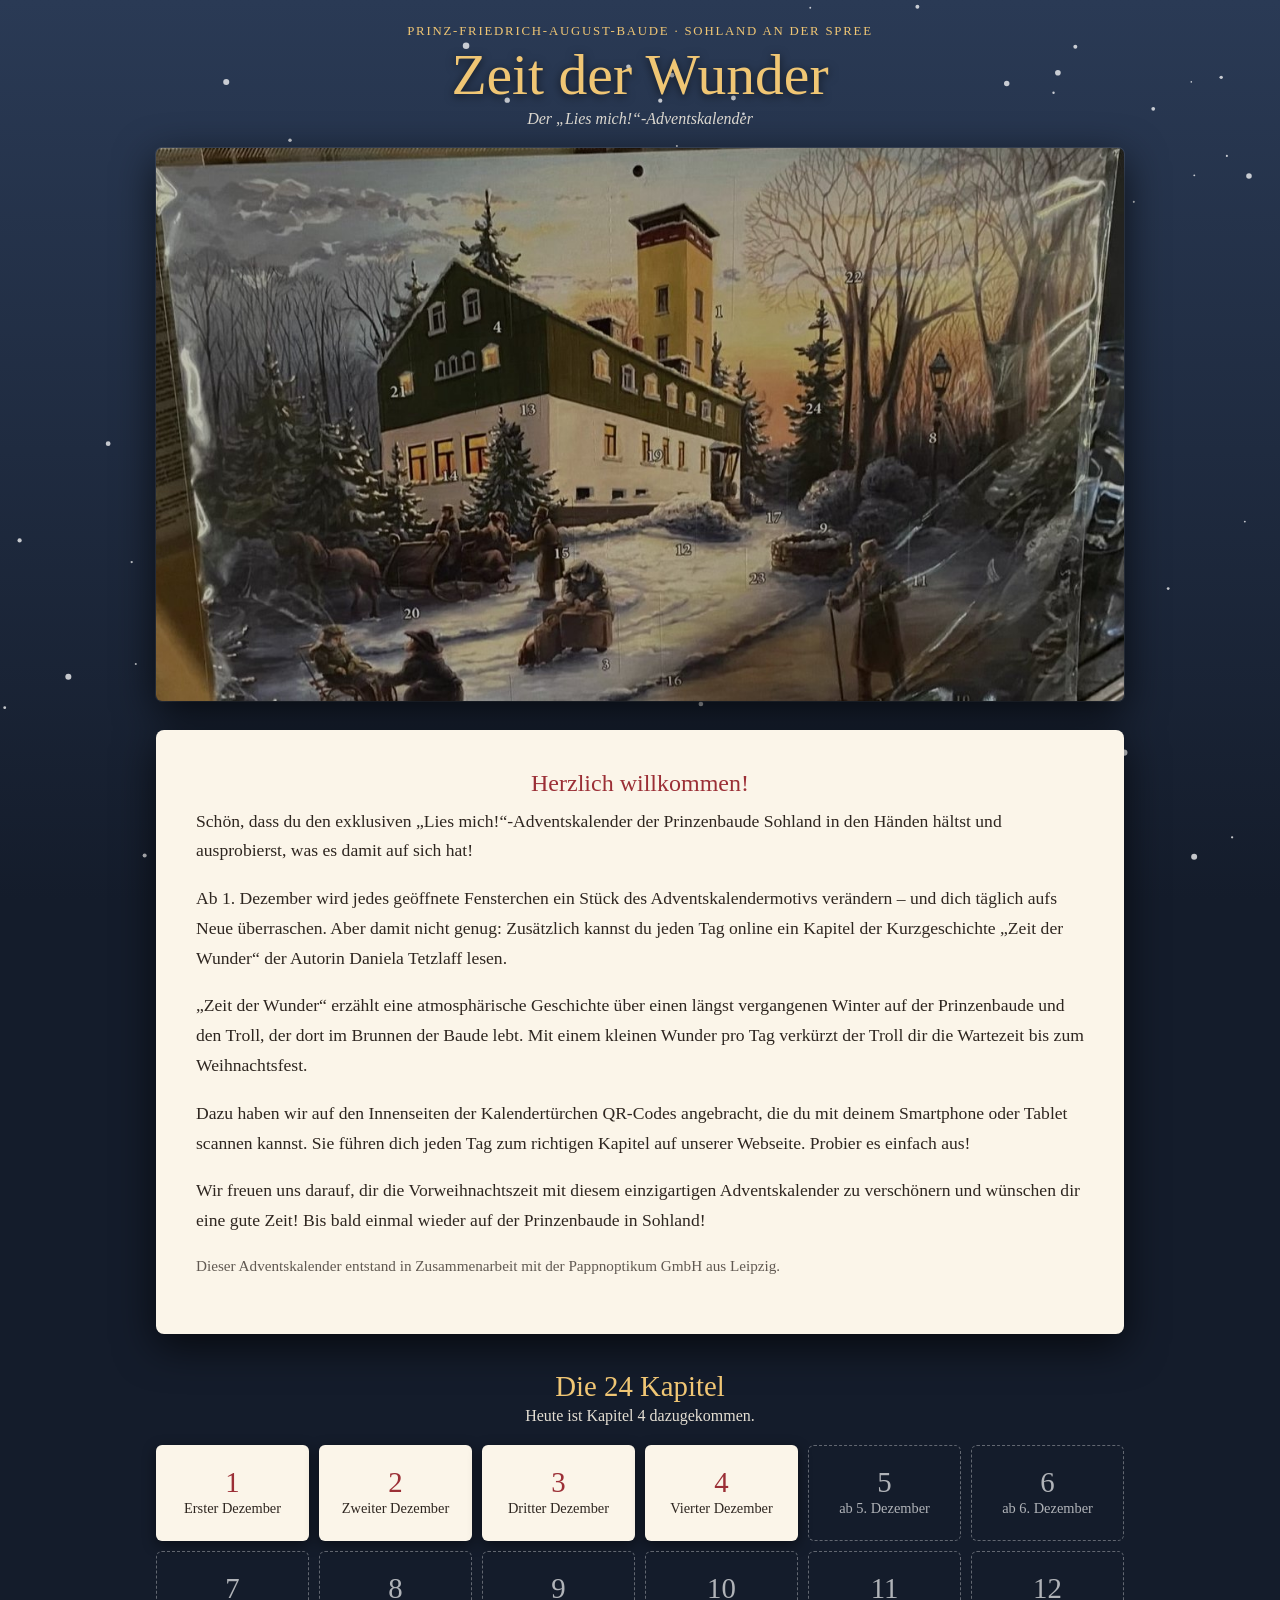
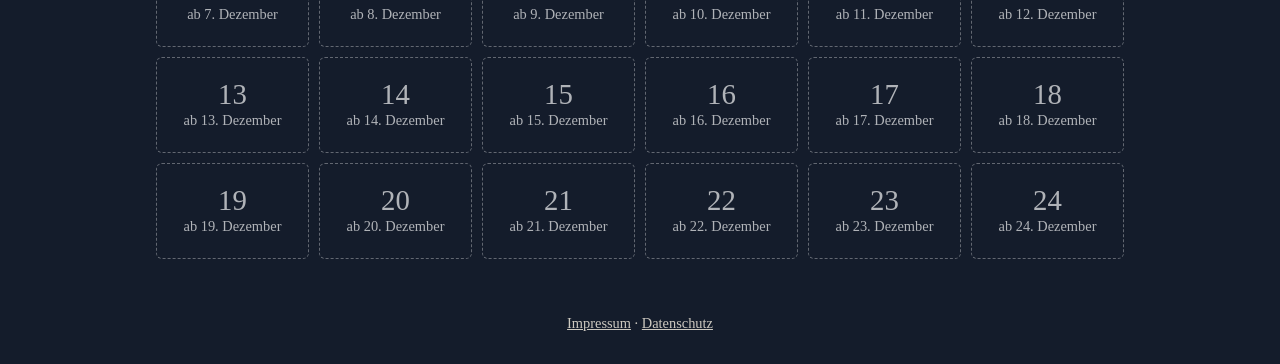
<file: index.html>
<!doctype html>
<html lang="de">
<head>
  <meta charset="utf-8">
  <meta name="viewport" content="width=device-width, initial-scale=1">
  <title>Zeit der Wunder – Adventskalender der Prinzenbaude Sohland</title>
  <meta name="description" content="Der „Lies mich!“-Adventskalender der Prinz-Friedrich-August-Baude in Sohland an der Spree: jeden Tag ein Kapitel der Geschichte „Zeit der Wunder“ von Daniela Tetzlaff.">
  <link rel="stylesheet" href="/style.css">
</head>
<body>
  <canvas id="schnee" aria-hidden="true"></canvas>
  <main class="seite">
    <header class="kopf">
      <p class="kicker">Prinz-Friedrich-August-Baude · Sohland an der Spree</p>
      <h1>Zeit der Wunder</h1>
      <p class="unterzeile">Der „Lies mich!“-Adventskalender</p>
    </header>

    <figure class="kalenderbild">
      <img src="/bilder/kalender.jpg" width="1168" height="668"
           alt="Das Kalendermotiv: die Prinz-Friedrich-August-Baude mit Turm im Winter, davor Pferdeschlitten, Gäste und der alte Brunnen.">
    </figure>

    <section class="pergament begruessung">
      <h2>Herzlich willkommen!</h2>
      <p>Schön, dass du den exklusiven „Lies mich!“-Adventskalender der Prinzenbaude Sohland in den Händen hältst und ausprobierst, was es damit auf sich hat!</p>
      <p>Ab 1. Dezember wird jedes geöffnete Fensterchen ein Stück des Adventskalendermotivs verändern – und dich täglich aufs Neue überraschen. Aber damit nicht genug: Zusätzlich kannst du jeden Tag online ein Kapitel der Kurzgeschichte „Zeit der Wunder“ der Autorin Daniela Tetzlaff lesen.</p>
      <p>„Zeit der Wunder“ erzählt eine atmosphärische Geschichte über einen längst vergangenen Winter auf der Prinzenbaude und den Troll, der dort im Brunnen der Baude lebt. Mit einem kleinen Wunder pro Tag verkürzt der Troll dir die Wartezeit bis zum Weihnachtsfest.</p>
      <p>Dazu haben wir auf den Innenseiten der Kalendertürchen QR-Codes angebracht, die du mit deinem Smartphone oder Tablet scannen kannst. Sie führen dich jeden Tag zum richtigen Kapitel auf unserer Webseite. Probier es einfach aus!</p>
      <p>Wir freuen uns darauf, dir die Vorweihnachtszeit mit diesem einzigartigen Adventskalender zu verschönern und wünschen dir eine gute Zeit! Bis bald einmal wieder auf der Prinzenbaude in Sohland!</p>
      <p class="klein">Dieser Adventskalender entstand in Zusammenarbeit mit der Pappnoptikum GmbH aus Leipzig.</p>
    </section>

    <section class="kapitelwahl" aria-labelledby="kapitel-ueberschrift">
      <h2 id="kapitel-ueberschrift">Die 24 Kapitel</h2>
      <p id="hinweis" class="hinweis"></p>
      <ol id="kapitelliste" class="kapitelliste"></ol>
    </section>
  </main>
  <footer class="fuss">
    <a href="/impressum.html">Impressum</a> · <a href="/datenschutz.html">Datenschutz</a>
  </footer>

  <script src="/geschichte.js"></script>
  <script src="/gemeinsam.js"></script>
  <script src="/start.js"></script>
  <script src="/schnee.js"></script>
</body>
</html>
</file>
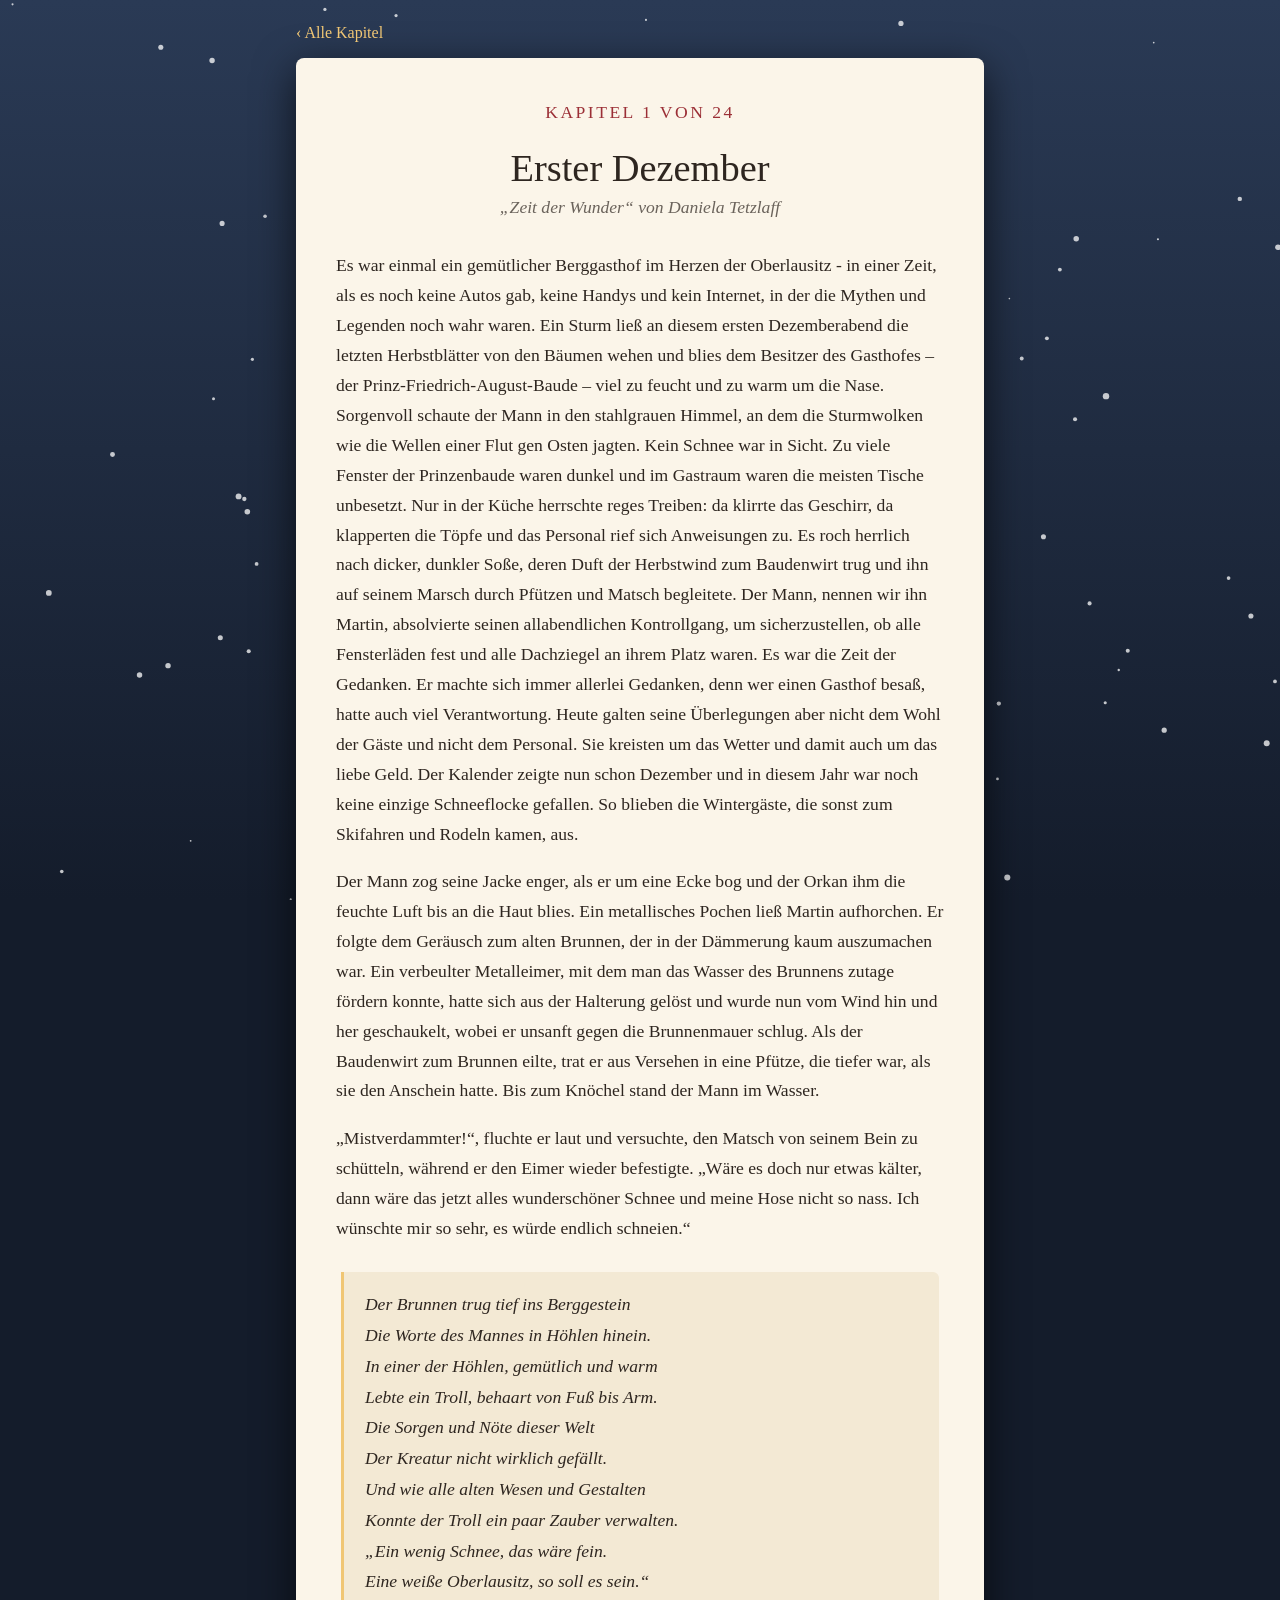
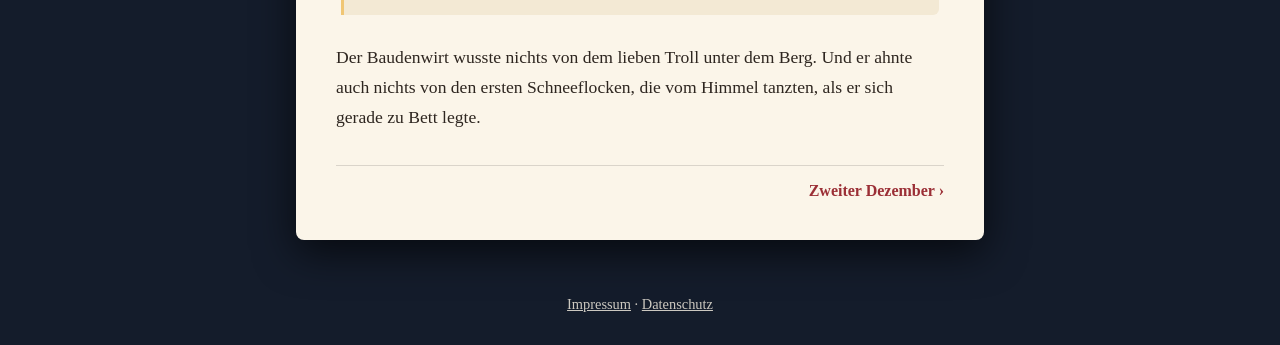
<file: tuer-01/index.html>
<!doctype html>
<html lang="de">
<head>
  <meta charset="utf-8">
  <meta name="viewport" content="width=device-width, initial-scale=1">
  <title>Zeit der Wunder</title>
  <link rel="stylesheet" href="/style.css">
</head>
<body>
  <canvas id="schnee" aria-hidden="true"></canvas>
  <main class="seite schmal">
    <nav class="oben"><a id="zur-start" href="/einleitung">‹ Alle Kapitel</a></nav>
    <article class="pergament">
      <p class="kicker dunkel" id="kapitel-kicker"></p>
      <h1 id="kapitel-titel"></h1>
      <p class="werk">„Zeit der Wunder“ von Daniela Tetzlaff</p>
      <div id="kapitel-inhalt" class="text"></div>
      <nav class="blaettern">
        <a id="zurueck" rel="prev"></a>
        <a id="weiter" rel="next"></a>
      </nav>
    </article>
  </main>
  <footer class="fuss">
    <a href="/impressum.html">Impressum</a> · <a href="/datenschutz.html">Datenschutz</a>
  </footer>
  <script src="/geschichte.js"></script>
  <script src="/gemeinsam.js"></script>
  <script src="/kapitel.js"></script>
  <script src="/schnee.js"></script>
</body>
</html>
</file>
<file: style.css>
:root {
  --nacht: #141c2b;
  --nacht2: #2a3a55;
  --abend: #e9a35b;
  --gold: #f0c674;
  --text: #fbf4e6;
  --papier: #fbf5e9;
  --tinte: #2e2620;
  --rot: #9b2f36;
  --gruen: #2f4a35;
}
* { box-sizing: border-box; }
html { -webkit-text-size-adjust: 100%; background: var(--nacht); }
body {
  margin: 0;
  min-height: 100vh;
  display: flex; flex-direction: column;
  font-family: Georgia, "Iowan Old Style", "Palatino Linotype", serif;
  color: var(--text);
  background: var(--nacht) linear-gradient(180deg, var(--nacht2), var(--nacht)) top / 100% 900px no-repeat;
}
#schnee { position: fixed; inset: 0; pointer-events: none; z-index: 0; }
.seite, .fuss { position: relative; z-index: 1; }
.seite { width: 100%; max-width: 1000px; margin: 0 auto; padding: 1.5rem 16px 2rem; flex: 1; }
.seite.schmal { max-width: 720px; }

.kopf { text-align: center; margin-bottom: 1.2rem; }
.kicker { margin: 0; font-size: .8rem; letter-spacing: .14em; text-transform: uppercase; color: var(--gold); }
.kicker.dunkel { color: var(--rot); text-align: center; }
h1 { margin: .2rem 0; font-weight: normal; font-size: clamp(2.2rem, 7vw, 3.6rem); color: var(--gold); text-shadow: 0 2px 10px #0009; }
.unterzeile { margin: 0; font-style: italic; opacity: .85; }

.kalenderbild { margin: 0 0 1.8rem; }
.kalenderbild img {
  display: block; width: 100%; height: auto; border-radius: 6px;
  box-shadow: 0 12px 40px #000b, 0 0 0 1px #ffffff20;
}

.pergament {
  background: var(--papier); color: var(--tinte);
  border-radius: 8px; padding: clamp(1.2rem, 5vw, 2.5rem);
  box-shadow: 0 12px 40px #000a;
}
.pergament h1 { color: var(--tinte); text-shadow: none; text-align: center; font-size: clamp(1.7rem, 5.5vw, 2.4rem); }
.pergament h2 { font-weight: normal; color: var(--rot); margin: 1.4em 0 .4em; }
.pergament h2:first-child { margin-top: 0; }
.pergament p, .text p { font-size: 1.1rem; line-height: 1.7; margin: 0 0 1em; }
.pergament .klein { font-size: .95rem; opacity: .75; }
.pergament a { color: var(--rot); }
.begruessung h2 { text-align: center; }
.werk { text-align: center; font-style: italic; opacity: .7; margin: 0 0 1.8rem !important; }

.text .vers {
  font-style: italic;
  margin: 1.6em auto;
  padding: 1em 1.2em;
  max-width: 34em;
  border-left: 3px solid var(--gold);
  background: #f3e9d4;
  border-radius: 0 6px 6px 0;
  line-height: 1.75;
}
.text .vers span { display: block; padding-left: 1.2em; text-indent: -1.2em; }

.kapitelwahl { margin-top: 2.2rem; text-align: center; }
.kapitelwahl h2 { font-weight: normal; color: var(--gold); font-size: 1.8rem; margin: 0 0 .3rem; }
.hinweis { margin: 0 0 1.2rem; opacity: .9; }
.kapitelliste {
  list-style: none; margin: 0; padding: 0;
  display: grid; grid-template-columns: repeat(auto-fill, minmax(150px, 1fr)); gap: 10px;
}
.kapitelliste a, .kapitelliste .zu {
  display: flex; flex-direction: column; align-items: center; justify-content: center; gap: .2rem;
  min-height: 96px; padding: .6rem;
  border-radius: 6px; text-decoration: none;
}
.kapitelliste a {
  background: var(--papier); color: var(--tinte);
  box-shadow: 0 4px 14px #0007;
  transition: transform .15s, box-shadow .15s;
}
.kapitelliste a:hover, .kapitelliste a:focus-visible { transform: translateY(-2px); box-shadow: 0 8px 20px #000a; outline: 2px solid var(--gold); }
.kapitelliste .zu { border: 1px dashed #ffffff55; color: #ffffffaa; }
.kapitelliste .nr { font-size: 1.8rem; line-height: 1; color: var(--rot); }
.kapitelliste .zu .nr { color: inherit; }
.kapitelliste .name { font-size: .9rem; }

.oben { margin-bottom: 1rem; }
.oben a { color: var(--gold); text-decoration: none; }
.oben a:hover { text-decoration: underline; }

.hoerbuch { margin: 0 0 1.6rem; padding: 1rem; background: #efe5d0; border-radius: 8px; text-align: center; }
.hoerbuch figcaption { margin-bottom: .5rem; font-weight: bold; }
.hoerbuch audio { width: 100%; }

.blaettern { display: flex; justify-content: space-between; gap: 1rem; margin-top: 2rem; border-top: 1px solid #0002; padding-top: 1rem; }
.blaettern a { color: var(--rot); text-decoration: none; font-weight: bold; }
.blaettern a:not([href]) { visibility: hidden; }

.fuss { text-align: center; padding: 1.5rem 16px 2rem; font-size: .9rem; opacity: .8; }
.fuss a { color: var(--text); }
</file>
